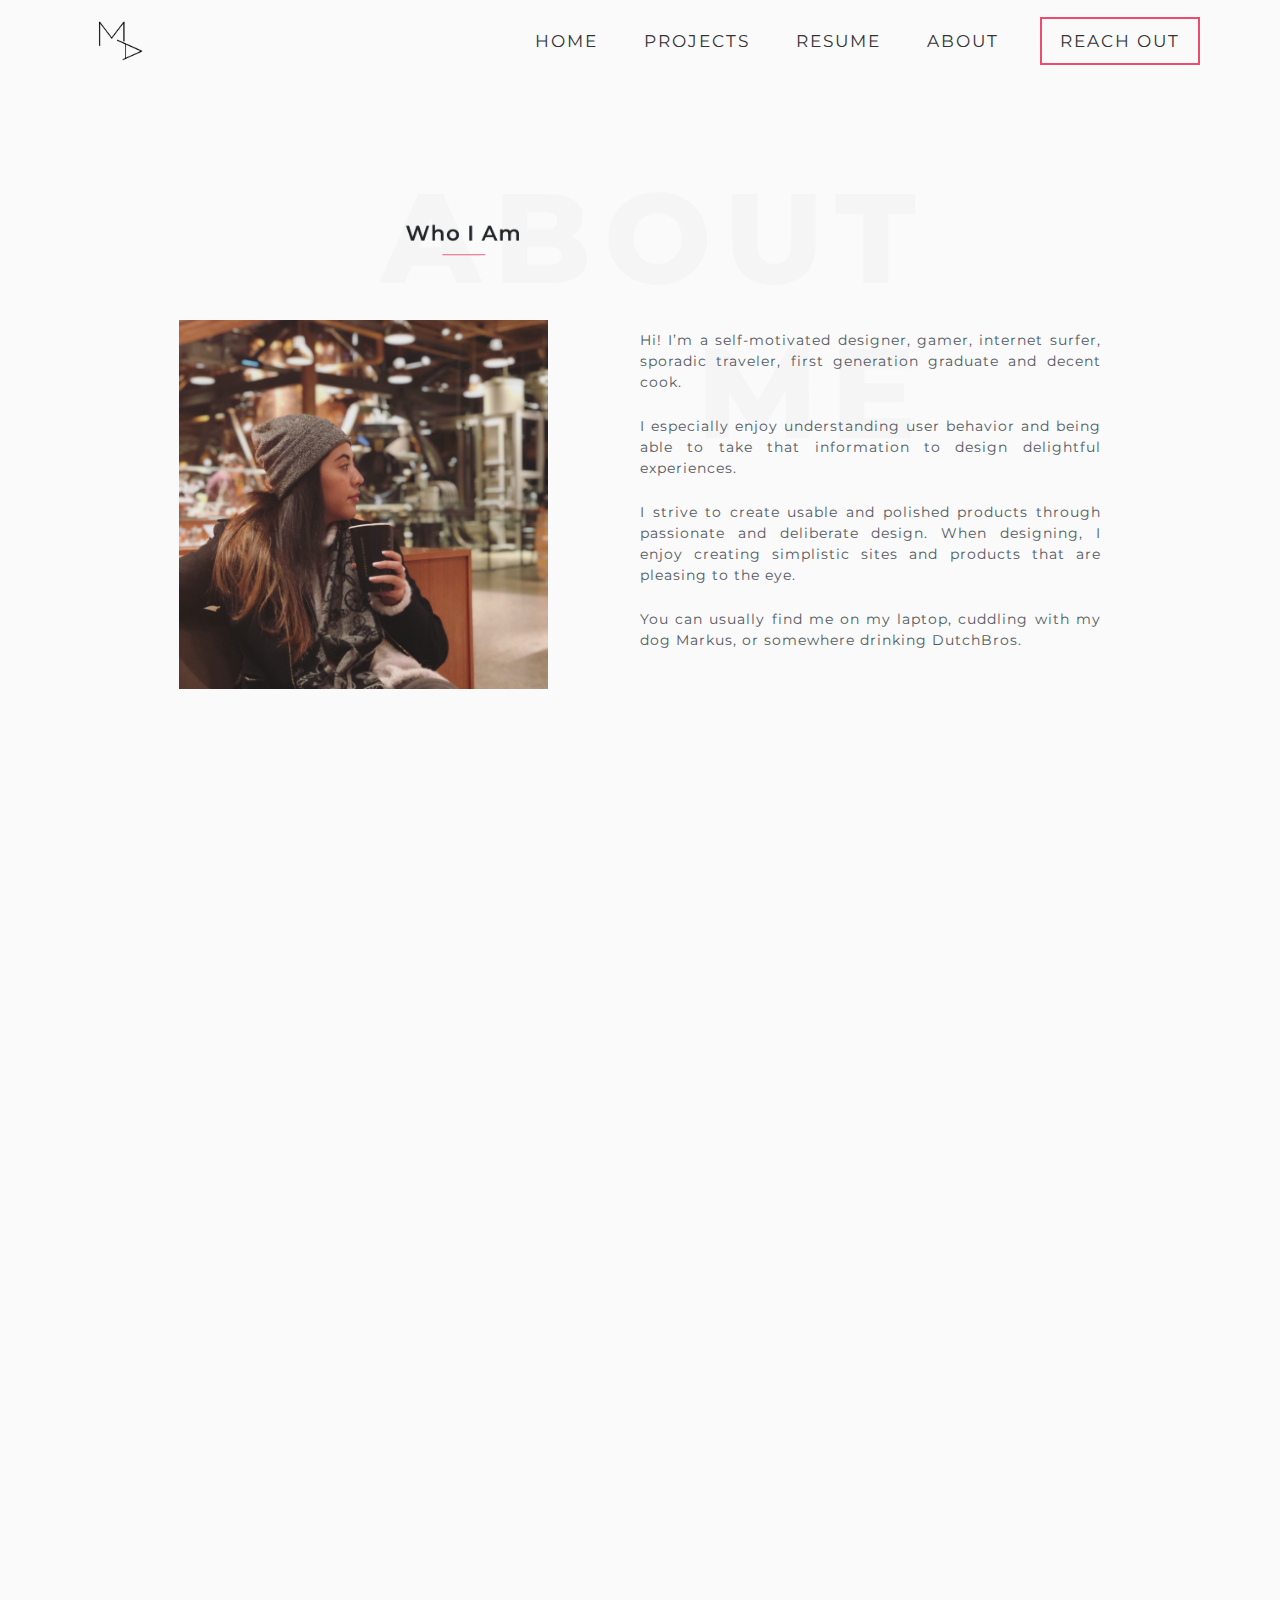
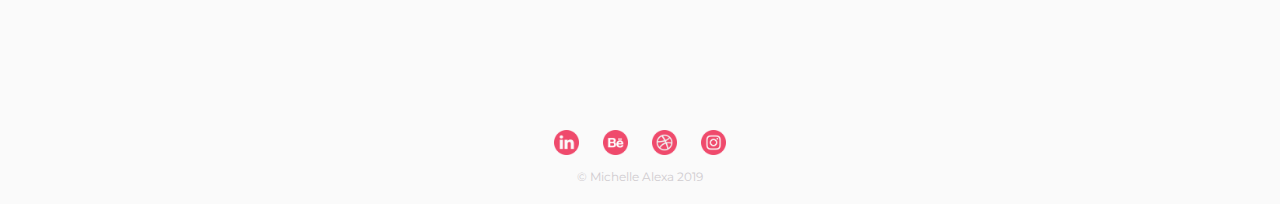
<file: about.html>
<!DOCTYPE html>
<html>
	<head>
		 <!-- Meta tags -->
       <meta charset="UTF-8">
       <meta name="viewport" content="width=device-width, initial-scale=1.0">
       <meta name="author" content="Portfolio">
       <meta name="description" content="Portfolio Website">
       
       <title>Portfolio | About</title>
      
      <!-- Stylesheets -->
      <link rel="stylesheet" type="text/css" href="css/main.css">
      <link rel="stylesheet" type="text/css" href="css/mobile.css">

      <!-- Fonts -->
      <link href="https://fonts.googleapis.com/css?family=Montserrat:100,300,400,500,600,700,800|Raleway:300,400,500,600" rel="stylesheet">
      
	</head>

	<body>
		<div class="wrapper">
			<nav class="clearfix">

            <a href="index.html"><img src="assets/mylogo.png" class="logo" alt="Michelle Alexa Logo"></a>
            <ul class="desktop">
                <li><a href="index.html">Home</a></li>
                <!-- <li><a href="index.html#skills">Skills</a></li> -->
                <li><a href="index.html#work">Projects</a></li>  
                <li><a href="assets/michellealexaResume.pdf" target="_blank">Resume</a></li>  
                <li><a href="about.html">About</a></li>
                <li><a href="mailto:michellealexa.dsgns@gmail.com" class="email" target="_blank">Reach Out</a></li>

            </ul>

             <!-- <div class="mobile">
               <img src="assets/mylogo.png" class="logo" alt="Michelle Alexa Logo">
               <label for="toggle">&#9776;</label>
               <input type="checkbox" id="toggle" />
               <ul>
                  <li><a href="#">Home</a></li>
                  <li><a href="#work">Projects</a></li>
                  <li><a href="#resume">Resume</a></li>
                  <li><a href="about.html">About</a></li>
                  <li><a href="mailto:michellealexa.dsgns@gmail.com" class="email" target="_blank">Reach Out</a></li>
               </ul>
            </div> -->

         <div id="mySidebar" class="sidebar">
            <a href="javascript:void(0)" class="closebtn" onclick="closeNav()">&#10539;</a>

            <a href="index.html">Home</a>
            <a href="index.html#work">Projects</a>
            <a href="assets/michellealexaResume.pdf" target="_blank">Resume</a>
            <a href="about.html">About</a>
            <a href="mailto:michellealexa.dsgns@gmail.com" class="email" target="_blank">Reach Out</a>
         </div>

         <div id="main">
            <button class="openbtn" onclick="openNav()">&#9776;</button>
         </div>
                  
			</nav>

         <div class="about" id="about">
            <div class="title">
               <img src="assets/titles/aboutTitle.png">
            </div>

            <img src="assets/aboutme.jpg" alt="Image of Michelle Alexa" class="me">

            <div class="content-about">
               <p>Hi! I’m a self-motivated designer, gamer, internet surfer, sporadic traveler, first generation graduate and decent cook.</p>

               <p>I especially enjoy understanding user behavior and being able to take that information to design delightful experiences.</p>
               <p>I strive to create usable and polished products through passionate and deliberate design. When designing, I enjoy creating simplistic sites and products that are pleasing to the eye.</p>
                     
               <p>You can usually find me on my laptop, cuddling with my dog Markus, or somewhere drinking DutchBros.</p>

            </div> <!-- End of About content info  -->

         </div> <!-- End of About section  -->

			<footer>
            <div class="social">
               <a href="http://linkedin.com/in/michellealexa"><img src="assets/icons/003-linkedin.png" alt="Linked In Account Icon"></a>
               <a href="https://www.behance.net/michellemalexa"><img src="assets/icons/004-behance.png" alt="Behance Account Icon"></a>
               <a href="https://dribbble.com/michellealexa"><img src="assets/icons/002-dribble.png" alt="Dribbble Account Icon"></a>
               <a href="https://www.instagram.com/malexa.dsgns"><img src="assets/icons/005-instagram.png" alt="Instagram Account Icon"></a>
            </div> <!-- End of Social links  -->

            <p>&copy Michelle Alexa 2019</p>
			</footer>

      </div> <!-- End of wrapper  -->
      

      <!-- JS -->
   <script type="text/javascript" src="script.js"></script>

	</body>
</html>
</file>
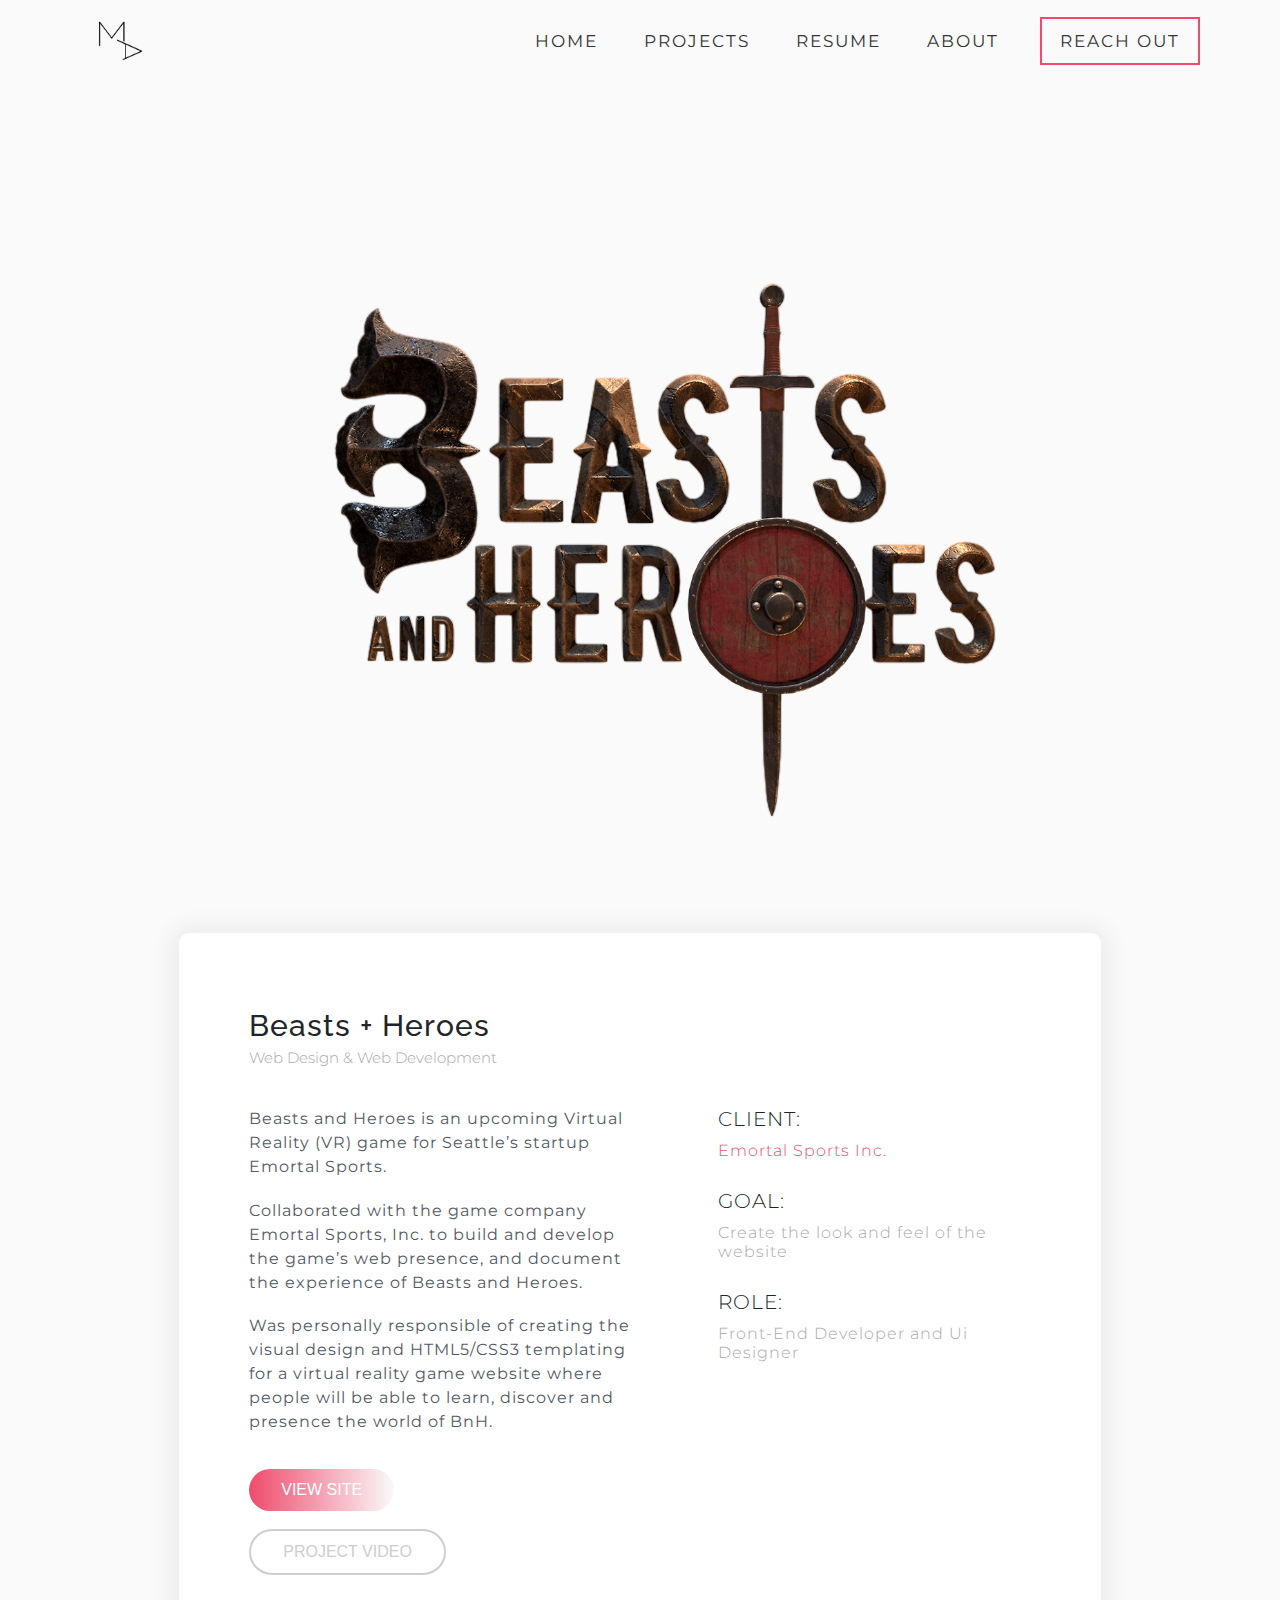
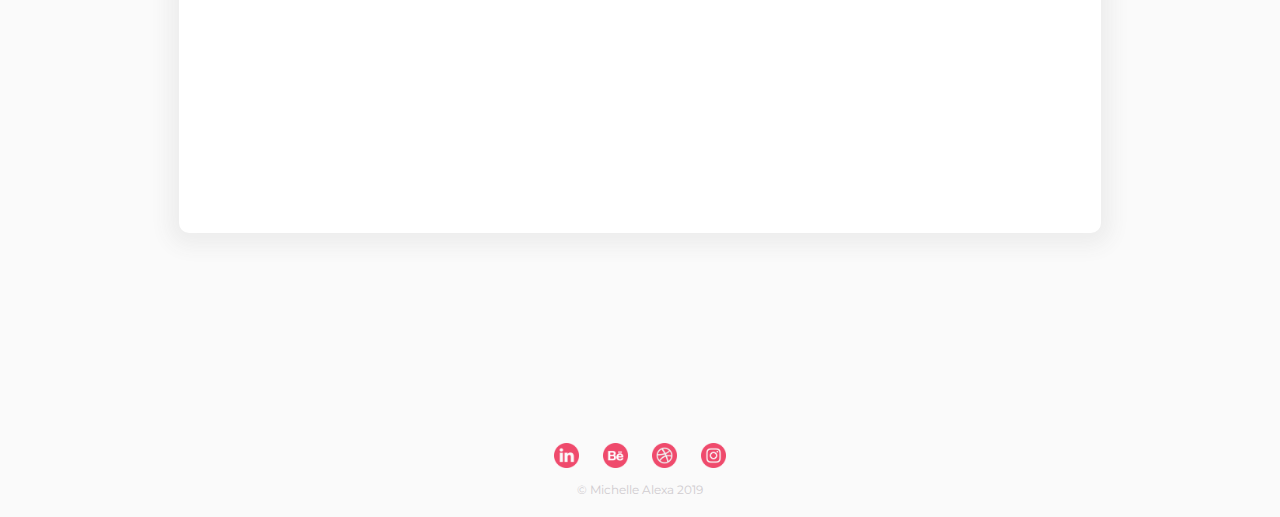
<file: beasts_heroes.html>
<!DOCTYPE html>
<html>

<head>
   <!-- Meta tags -->
   <meta charset="UTF-8">
   <meta name="viewport" content="width=device-width, initial-scale=1.0">
   <meta name="author" content="Portfolio">
   <meta name="description" content="Portfolio Website">

   <title>Portfolio | Beast + Heroes</title>

   <!-- Stylesheets -->
   <link rel="stylesheet" type="text/css" href="css/main.css">
   <link rel="stylesheet" type="text/css" href="css/mobile.css">

   <!-- Fonts -->
   <link href="https://fonts.googleapis.com/css?family=Montserrat:100,300,400,500,600,700,800|Raleway:300,400,500,600"
      rel="stylesheet">


</head>

<body>
   <div class="wrapper">
      <nav class="clearfix">

         <a href="index.html"><img src="assets/mylogo.png" class="logo" alt="Michelle Alexa Logo"></a>
         <ul class="desktop">
            <li><a href="index.html">Home</a></li>
            <!-- <li><a href="index.html#skills">Skills</a></li> -->
            <li><a href="index.html#work">Projects</a></li>
            <li><a href="assets/michellealexaResume.pdf" target="_blank">Resume</a></li>
            <li><a href="about.html">About</a></li>
            <li><a href="mailto:michellealexa.dsgns@gmail.com" class="email" target="_blank">Reach Out</a></li>

         </ul>

         <div id="mySidebar" class="sidebar">
            <a href="javascript:void(0)" class="closebtn" onclick="closeNav()">&#10539;</a>

            <a href="index.html">Home</a>
            <a href="index.html#work">Projects</a>
            <a href="assets/michellealexaResume.pdf" target="_blank">Resume</a>
            <a href="about.html">About</a>
            <a href="mailto:michellealexa.dsgns@gmail.com" class="email" target="_blank">Reach Out</a>
         </div>

         <div id="main">
            <button class="openbtn" onclick="openNav()">&#9776;</button>
         </div>


      </nav>


      <div class="beasts" id="beastsProject">

         <img src="img/bnh/bnh_logo_light.png" class="projectLogo" alt="logo of Beasts and Heroes Project">


         <div class="projectInfo" id="projectInfo">
            <div class="description">
               <h2>Beasts + Heroes</h2>
               <h4>Web Design & Web Development</h4>

               <div class="needs">
                  <p><span class="special">Client: </span></p>
                  <p><a href="http://emortalsports.com" class="client">Emortal Sports Inc.</a></p><br>
                  <p><span class="special">Goal: </span></p>
                  <p>Create the look and feel of the website</p><br>
                  <p><span class="special">Role: </span></p>
                  <p>Front-End Developer and Ui Designer</p>
               </div> <!-- End of Beasts needs info  -->

               <div class="overview">
                  <p>Beasts and Heroes is an upcoming Virtual Reality (VR) game for Seattle’s startup Emortal Sports.
                  </p>
                  <p>Collaborated with the game company Emortal Sports, Inc. to build and develop the game’s web
                     presence, and document the experience of Beasts and Heroes.</p>
                  <p>Was personally responsible of creating the visual design and HTML5/CSS3 templating for a virtual
                     reality game website where people will be able to learn, discover and presence the world of BnH.
                  </p>

                  <button type="button">
                     <a href="http://dtc-wsuv.org/projects/beasts-heroes/" class="btn-project" target="_blank">View
                        Site</a>
                     <a href="http://dtc-wsuv.org/projects/beasts-heroes/" class="btn-vid" target="_blank">Project
                        Video</a>
                  </button>
               </div> <!-- End of Beasts overview  -->
            </div> <!-- End of Beasts project description  -->
         </div> <!-- End of Beasts project info  -->

      </div> <!-- End of Beasts section  -->

      <footer>
         <div class="social">
            <a href="http://linkedin.com/in/michellealexa"><img src="assets/icons/003-linkedin.png"
                  alt="Linked In Account Icon"></a>
            <a href="https://www.behance.net/michellemalexa"><img src="assets/icons/004-behance.png"
                  alt="Behance Account Icon"></a>
            <a href="https://dribbble.com/michellealexa"><img src="assets/icons/002-dribble.png"
                  alt="Dribbble Account Icon"></a>
            <a href="https://www.instagram.com/malexa.dsgns"><img src="assets/icons/005-instagram.png"
                  alt="Instagram Account Icon"></a>
         </div> <!-- End of Social links  -->

         <p>&copy Michelle Alexa 2019</p>
      </footer>

   </div> <!-- End of wrapper  -->

<!-- JS -->
<script type="text/javascript" src="script.js"></script>

</body>

</html>
</file>
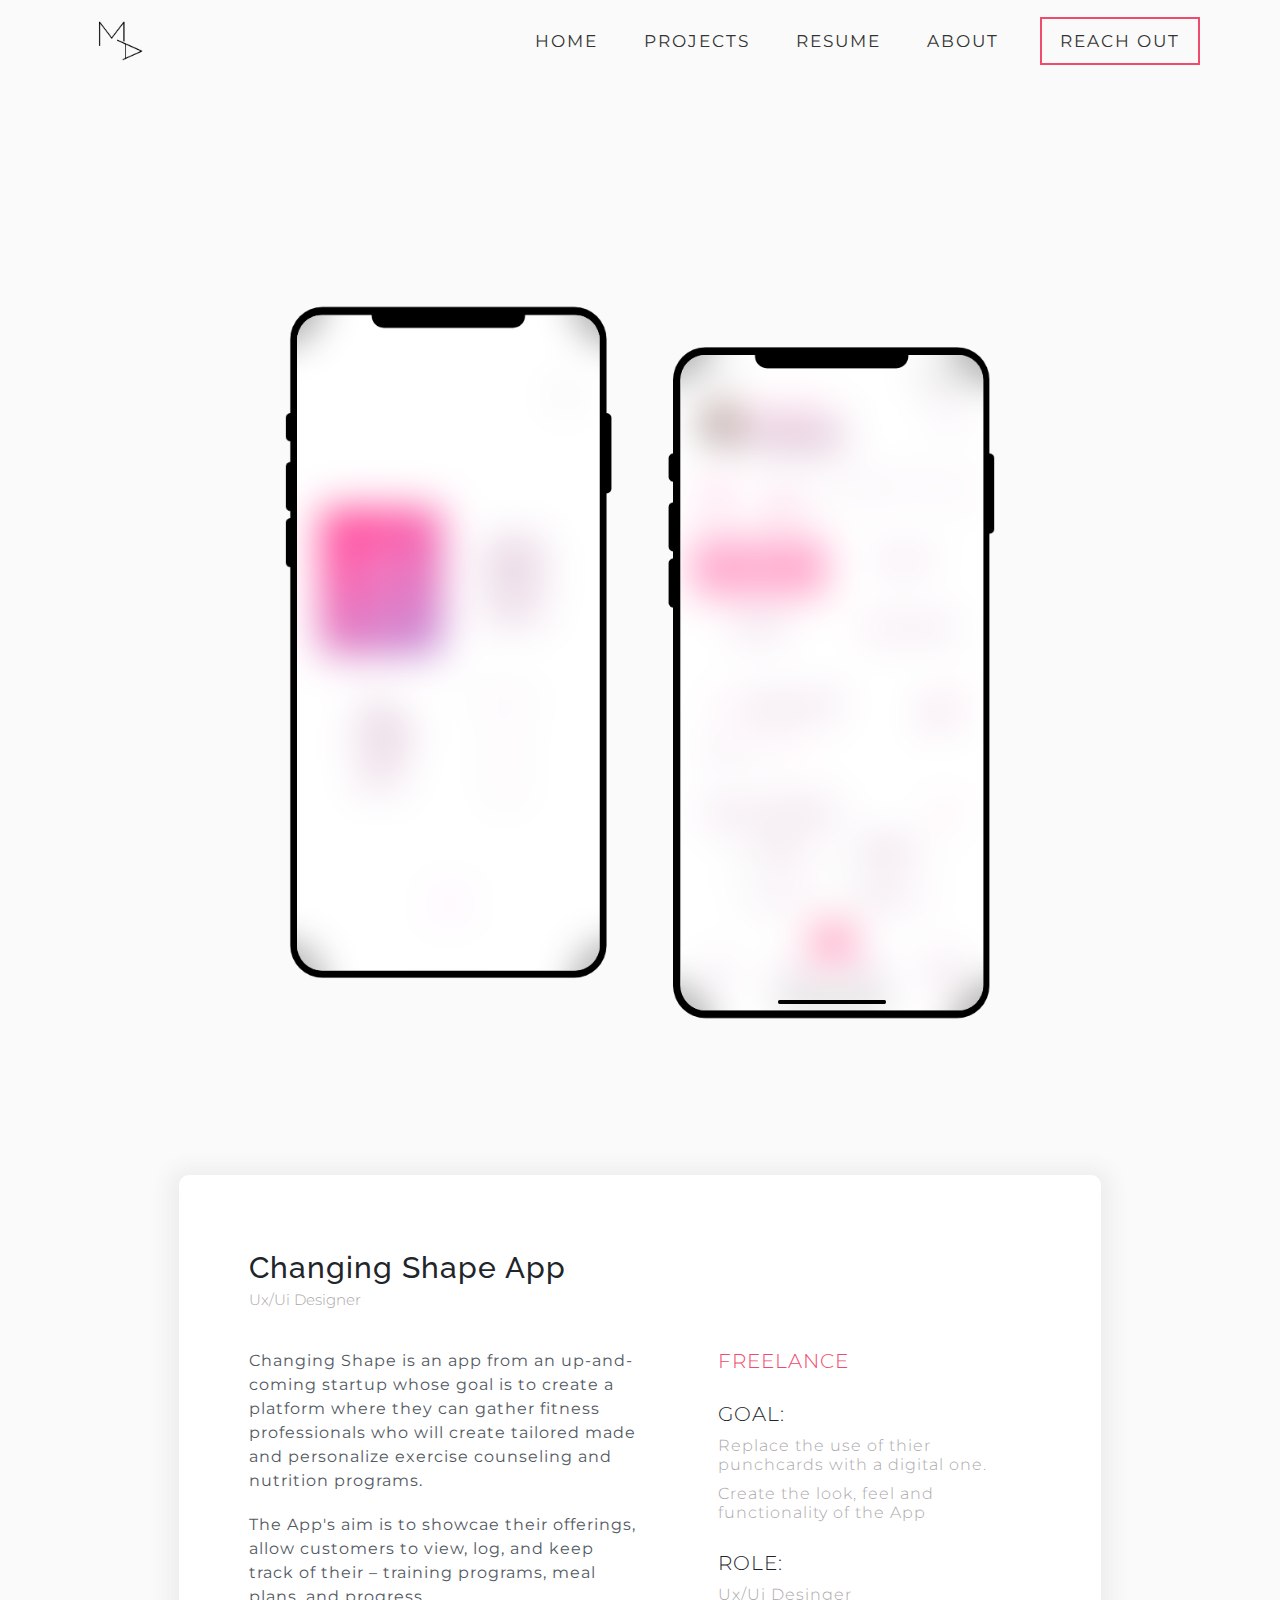
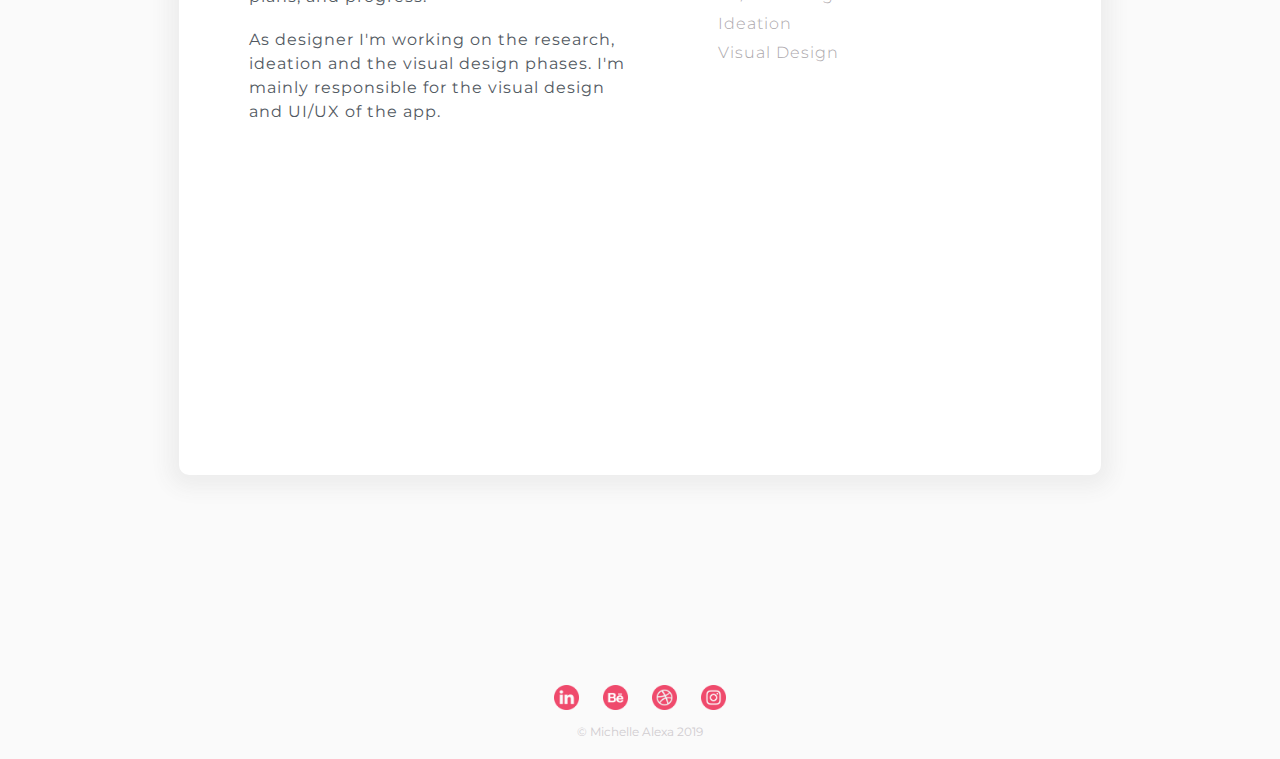
<file: changing_shape.html>
<!DOCTYPE html>
<html>

<head>
   <!-- Meta tags -->
   <meta charset="UTF-8">
   <meta name="viewport" content="width=device-width, initial-scale=1.0">
   <meta name="author" content="Portfolio">
   <meta name="description" content="Portfolio Website">

   <title>Portfolio | ChangingShape App</title>

   <!-- Stylesheets -->
   <link rel="stylesheet" type="text/css" href="css/main.css">
   <link rel="stylesheet" type="text/css" href="css/mobile.css">

   <!-- Fonts -->
   <link href="https://fonts.googleapis.com/css?family=Montserrat:100,300,400,500,600,700,800|Raleway:300,400,500,600"
      rel="stylesheet">



</head>

<body>
   <div class="wrapper">
      <nav class="clearfix">

         <a href="index.html"><img src="assets/mylogo.png" class="logo" alt="Michelle Alexa Logo"></a>
         
         <ul class="desktop">
            <li><a href="index.html">Home</a></li>
            <li><a href="index.html#work">Projects</a></li>
            <li><a href="assets/michellealexaResume.pdf" target="_blank">Resume</a></li>
            <li><a href="about.html">About</a></li>
            <li><a href="mailto:michellealexa.dsgns@gmail.com" class="email" target="_blank">Reach Out</a></li>

         </ul>

         <div id="mySidebar" class="sidebar">
            <a href="javascript:void(0)" class="closebtn" onclick="closeNav()">&#10539;</a>

            <a href="index.html">Home</a>
            <a href="index.html#work">Projects</a>
            <a href="assets/michellealexaResume.pdf" target="_blank">Resume</a>
            <a href="about.html">About</a>
            <a href="mailto:michellealexa.dsgns@gmail.com" class="email" target="_blank">Reach Out</a>
         </div>

         <div id="main">
            <button class="openbtn" onclick="openNav()">&#9776;</button>
         </div>

      </nav>


      <div class="dutchBros" id="dutchBrosProject">

         <img src="img/changingshape/screensBlur.png" class="projectLogo" alt="logo of DutchBros App Concept Project">


         <div class="projectInfo" id="projectInfo">
            <div class="description">
               <h2>Changing Shape App</h2>
               <h4>Ux/Ui Designer</h4>

               <div class="needs">
                  <p><span class="special client">Freelance </span></p><br>
                  <p><span class="special">Goal: </span></p>
                  <p>Replace the use of thier punchcards with a digital one.</p>
                  <p>Create the look, feel and functionality of the App</p><br>
                  <p><span class="special">Role: </span></p>
                  <p>Ux/Ui Desinger</p>
                  <p>Ideation</p>
                  <p>Visual Design</p>
               </div> <!-- End of DutchBros App needs info  -->

               <div class="overview">
                  <p>Changing Shape is an app from an up-and-coming startup whose goal is to create a platform where they can gather fitness professionals who will create tailored made and personalize exercise counseling and nutrition programs.</p>
                  <p>The App's aim is to showcae their offerings, allow customers to view, log, and keep track of their – training programs, meal plans, and progress.</p>
                  <p>As designer I'm working on the research, ideation and the visual design phases. I'm mainly responsible for the visual design and UI/UX of the app.</p>

                  <!-- <button type="button">
                     <a href="https://www.behance.net/gallery/103231903/DutchRewards" class="btn-project"
                        target="_blank">Project</a>
                     <a href="assets/videos/dutchbros_app.mp4" class="btn-vid" target="_blank">Prototype</a>
                  </button> -->

               </div> <!-- End of DutchBros App overview  -->

            </div> <!-- End of DutchBros App project description  -->

         </div> <!-- End of DutchBros App project info  -->
      </div> <!-- End of DutchBros App section  -->


      <footer>
         <div class="social">
            <a href="http://linkedin.com/in/michellealexa"><img src="assets/icons/003-linkedin.png"
                  alt="Linked In Account Icon"></a>
            <a href="https://www.behance.net/michellemalexa"><img src="assets/icons/004-behance.png"
                  alt="Behance Account Icon"></a>
            <a href="https://dribbble.com/michellealexa"><img src="assets/icons/002-dribble.png"
                  alt="Dribbble Account Icon"></a>
            <a href="https://www.instagram.com/malexa.dsgns"><img src="assets/icons/005-instagram.png"
                  alt="Instagram Account Icon"></a>
         </div> <!-- End of Social links  -->

         <p>&copy Michelle Alexa 2019</p>
      </footer>
   </div> <!-- End of wrapper  -->



   <!-- JS -->
   <script type="text/javascript" src="script.js"></script>
   
</body>

</html>
</file>
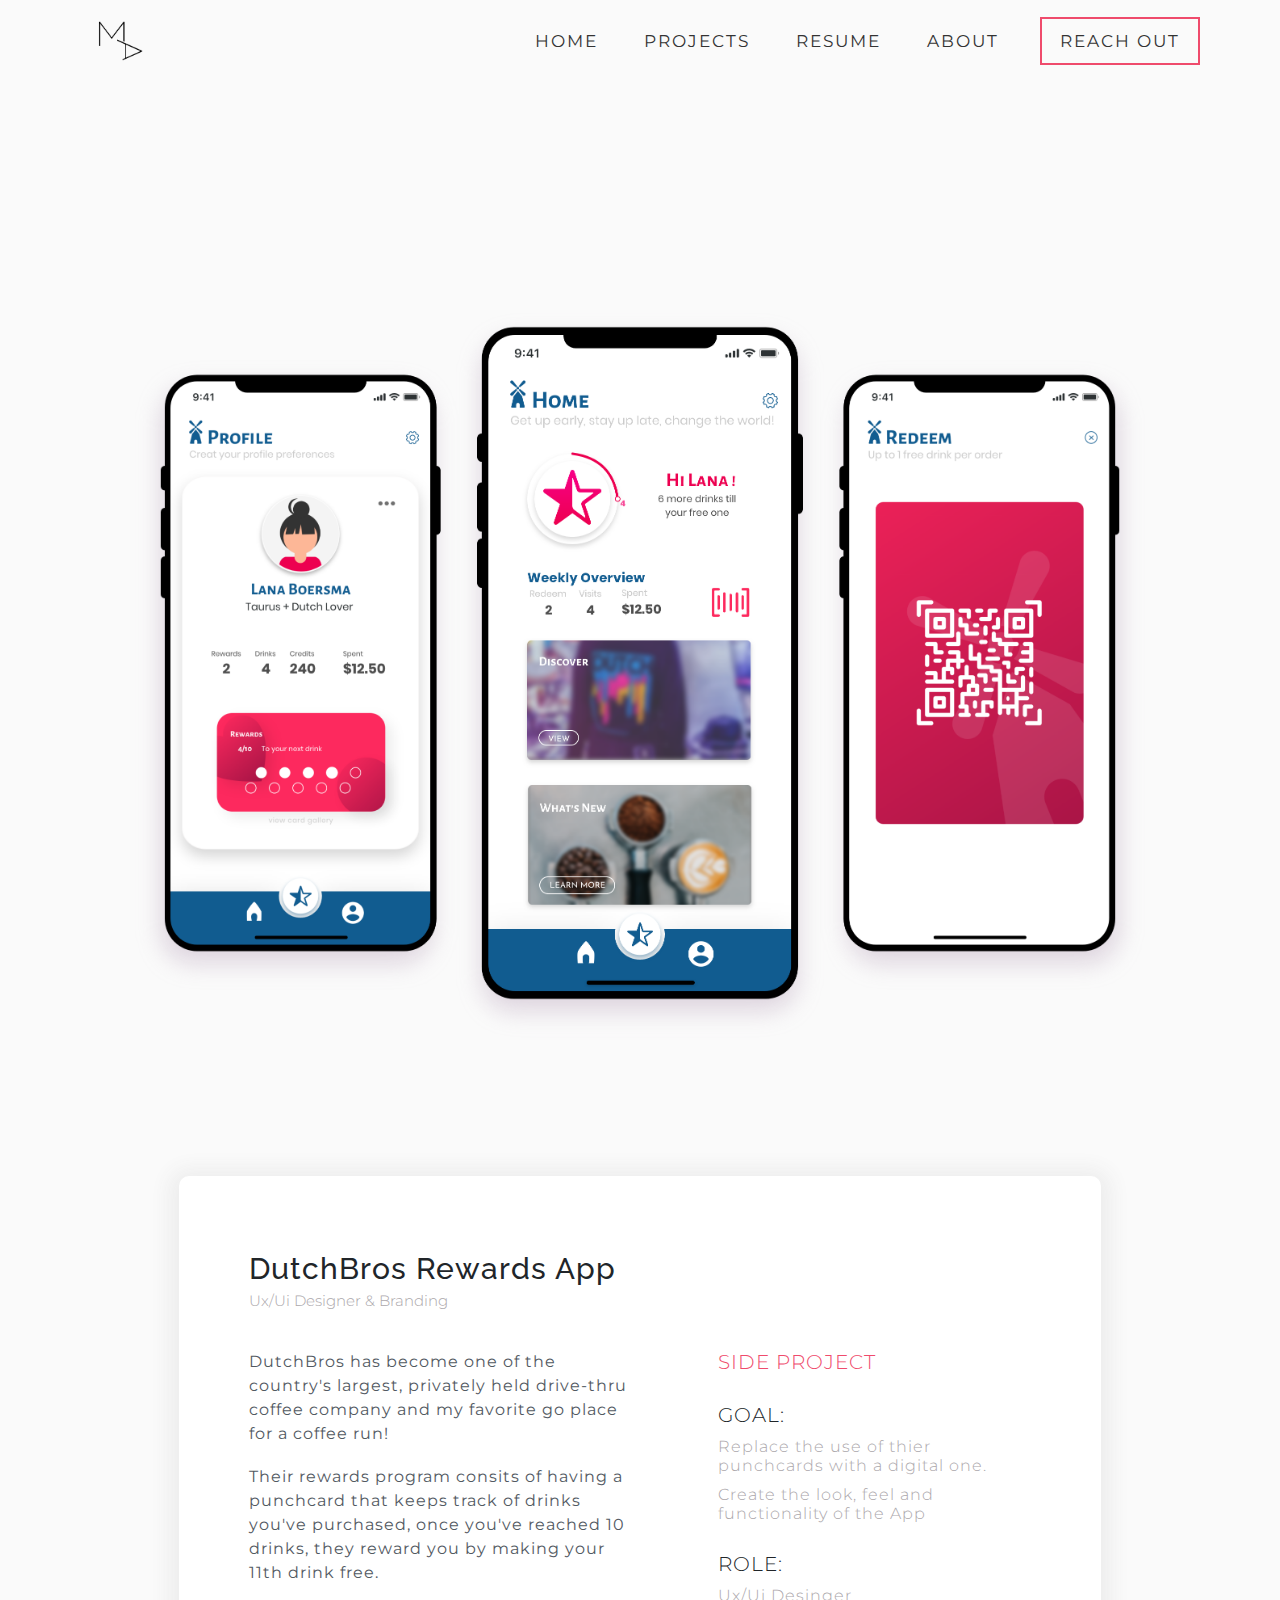
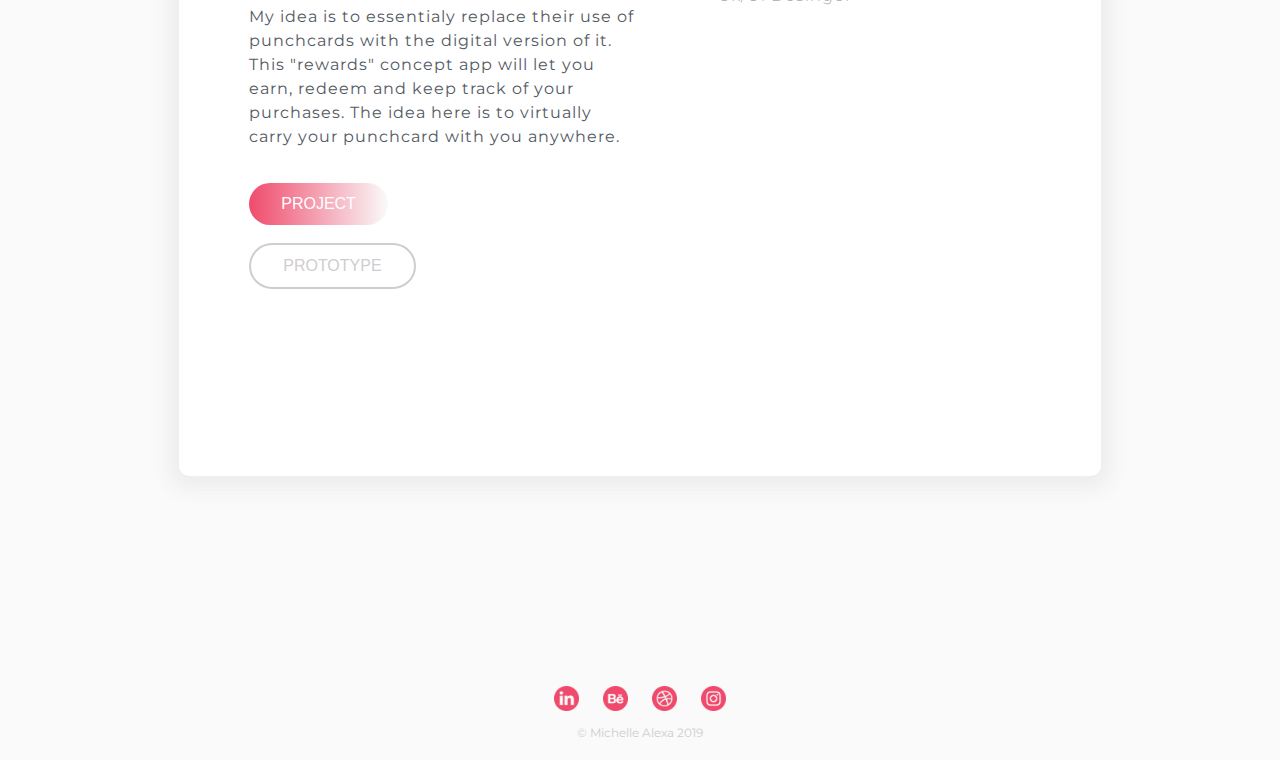
<file: dutch_bros.html>
<!DOCTYPE html>
<html>

<head>
   <!-- Meta tags -->
   <meta charset="UTF-8">
   <meta name="viewport" content="width=device-width, initial-scale=1.0">
   <meta name="author" content="Portfolio">
   <meta name="description" content="Portfolio Website">

   <title>Portfolio | DutchBros App</title>

   <!-- Stylesheets -->
   <link rel="stylesheet" type="text/css" href="css/main.css">
   <link rel="stylesheet" type="text/css" href="css/mobile.css">

   <!-- Fonts -->
   <link href="https://fonts.googleapis.com/css?family=Montserrat:100,300,400,500,600,700,800|Raleway:300,400,500,600"
      rel="stylesheet">



</head>

<body>
   <div class="wrapper">
      <nav class="clearfix">

         <a href="index.html"><img src="assets/mylogo.png" class="logo" alt="Michelle Alexa Logo"></a>
         
         <ul class="desktop">
            <li><a href="index.html">Home</a></li>
            <li><a href="index.html#work">Projects</a></li>
            <li><a href="assets/michellealexaResume.pdf" target="_blank">Resume</a></li>
            <li><a href="about.html">About</a></li>
            <li><a href="mailto:michellealexa.dsgns@gmail.com" class="email" target="_blank">Reach Out</a></li>

         </ul>

         <div id="mySidebar" class="sidebar">
            <a href="javascript:void(0)" class="closebtn" onclick="closeNav()">&#10539;</a>

            <a href="index.html">Home</a>
            <a href="index.html#work">Projects</a>
            <a href="assets/michellealexaResume.pdf" target="_blank">Resume</a>
            <a href="about.html">About</a>
            <a href="mailto:michellealexa.dsgns@gmail.com" class="email" target="_blank">Reach Out</a>
         </div>

         <div id="main">
            <button class="openbtn" onclick="openNav()">&#9776;</button>
         </div>

      </nav>


      <div class="dutchBros" id="dutchBrosProject">

         <img src="img/dutchbros/cleanScreens.png" class="projectLogo" alt="logo of DutchBros App Concept Project">


         <div class="projectInfo" id="projectInfo">
            <div class="description">
               <h2>DutchBros Rewards App</h2>
               <h4>Ux/Ui Designer & Branding</h4>

               <div class="needs">
                  <p><span class="special client">Side Project </span></p><br>
                  <p><span class="special">Goal: </span></p>
                  <p>Replace the use of thier punchcards with a digital one.</p>
                  <p>Create the look, feel and functionality of the App</p><br>
                  <p><span class="special">Role: </span></p>
                  <p>Ux/Ui Desinger</p>
               </div> <!-- End of DutchBros App needs info  -->

               <div class="overview">
                  <p>DutchBros has become one of the country's largest, privately held drive-thru coffee company and my
                     favorite go place for a coffee run!</p>
                  <p>Their rewards program consits of having a punchcard that keeps track of drinks you've purchased,
                     once you've reached 10 drinks, they reward you by making your 11th drink free.</p>
                  <p>My idea is to essentialy replace their use of punchcards with the digital version of it. This
                     "rewards" concept app will let you earn, redeem and keep track of your purchases. The idea here is
                     to virtually carry your punchcard with you anywhere.</p>

                  <button type="button">
                     <a href="https://www.behance.net/gallery/103231903/DutchRewards" class="btn-project"
                        target="_blank">Project</a>
                     <a href="assets/videos/dutchbros_app.mp4" class="btn-vid" target="_blank">Prototype</a>
                  </button>

               </div> <!-- End of DutchBros App overview  -->

            </div> <!-- End of DutchBros App project description  -->

         </div> <!-- End of DutchBros App project info  -->
      </div> <!-- End of DutchBros App section  -->


      <footer>
         <div class="social">
            <a href="http://linkedin.com/in/michellealexa"><img src="assets/icons/003-linkedin.png"
                  alt="Linked In Account Icon"></a>
            <a href="https://www.behance.net/michellemalexa"><img src="assets/icons/004-behance.png"
                  alt="Behance Account Icon"></a>
            <a href="https://dribbble.com/michellealexa"><img src="assets/icons/002-dribble.png"
                  alt="Dribbble Account Icon"></a>
            <a href="https://www.instagram.com/malexa.dsgns"><img src="assets/icons/005-instagram.png"
                  alt="Instagram Account Icon"></a>
         </div> <!-- End of Social links  -->

         <p>&copy Michelle Alexa 2019</p>
      </footer>
   </div> <!-- End of wrapper  -->



   <!-- JS -->
   <script type="text/javascript" src="script.js"></script>
   
</body>

</html>
</file>
<file: css/main.css>
/*-----Global-----*/
* {
   margin: 0;
   padding: 0;
   border: 0;
   outline: 0;
   font-size: 100%;
   vertical-align: baseline;
}

html {
   font-family: 'Montserrat', sans-serif;
}

body {
   width: 100%;
   background-color: #FAFAFA;
}

.wrapper {
   margin: 0 auto;
   width: 100%;
   /* border: 1px solid blue; */
}

.clearfix::after {
   content: "";
   clear: both;
   display: table;
}

h1 {
   color: #212529;
   font-size: 40px;
   font-family: "Raleway", sans-serif;
   font-weight: 300;
}

h2 {
   color: #212529;
   font-size: 30px;
   font-family: 'Raleway', sans-serif;
   font-weight: 500;
   letter-spacing: 1px;
   line-height: 1.5;
}

h3 {
   font-family: "Raleway", sans-serif;
   color: #212529;
   font-size: 20px;
}

h4 {
   color: #ABA7AB;
   font-family: "Montserrat", sans-serif;
   font-size: 15px;
   font-weight: 400;
   margin-bottom: 40px;
}

p {
   color: #ABA7AB;
   font-size: 12px;
   font-weight: 400;
}

ul {
   list-style: none;
   margin-top: 30px;
}

li {
   color: #707070;
   font-size: 16px;
   margin-bottom: 20px;
}

span {
   color: #EF4B6C;
   font-weight: 400;
   font-size: 48px;
}


.special {
   color: #212529;
   font-family: "Montserrat", sans-serif;
   font-weight: 300;
   letter-spacing: 1px;
   font-size: 20px;
   text-transform: uppercase;
}

.accent {
   border-bottom: 1px solid;
   border-color: #A88FAC;
   width: 50px;
   margin: 0 auto;
   top: -50px;
   z-index: 2;
   position: relative;
   visibility: hidden;
}

.email {
   border: 2px solid #EF4B6C;
   padding: 12px 18px;
}

.email:hover {
   background-color: #EF4B6C;
   color: #FFFFFF;
}

/*-----nav----- 
nav {
   height: 120px;
   max-width: 1800px;
   line-height: 100px;
   font-weight: 400;
   margin: -2rem auto;
   overflow: visible;
}

nav a {
   color: #707070;
   text-decoration: none;
   text-transform: uppercase;
   transform: scale(1, 0);
   transform-origin: top;
   transition: transform 400ms ease-in-out;
   font-size: 15px;
}

nav a:hover {
   border-bottom: 1px solid #EF4B6C;
}

nav a img {
   vertical-align: middle;
}

nav ul {
   float:right;
}

nav ul li {
   display: inline-block;
   margin: 0 20px;
   font-size: 12px;
}

.mobile {
   display: none;
   z-index: 2;
}

*/

/*-------- TOGGLE NAV --------
label {
   font-size: 2.5em;
   float: right;   
   margin-top: 30px;
   line-height: 100px;
   z-index: 1;  
   border: 1px solid lavender;
}

#toggle {
   display: none;
}

.mobile {
   width: 100%;
}

.mobile ul {
   text-align: right;
   width: 50%;
   display: none;
   margin: 100px 0 50px 0;
   z-index: 1;
}

.mobile ul li {
   margin: -20px 20px;
   display: block;
   height: 60px;
}

.mobile ul li a {
   color: #707070;
}

.mobile a:hover {
   border-bottom-color: #EF4B6C;
}

#toggle:checked~ul {
   display: block;
   transform: scale(1,1);
}

.mobile .email {
   padding: 5px 10px;
}
*/

/*-----Navigation Styles-----*/
.logo {
   width: 90px;
   top: 10px;
   /* left: 30px; */
   position: absolute;
   overflow: hidden;
}

nav {
   height: 100px;
   overflow: visible;
}

nav ul {
   float: right;
   margin: 15px 0;
   list-style: none;
}

nav ul li {
   display: inline-block;
   margin: 1em;
}

nav ul li a {
   position: relative;
   text-decoration: none;
   padding: 5px;
   font-size: 1.05rem;
   text-transform: uppercase;
   letter-spacing: 2px;
   color: #333333;
}

nav a:hover {
   color: #C74B72;
   border-bottom: 2px solid #C74B72;
}

.active {
   color: #C74B72;
}


/*-----SIDEBAR MENU-----*/
.sidebar {
   height: 100%;
   width: 0;
   position: fixed;
   z-index: 1;
   top: 9%;
   right: 0;
   background: linear-gradient(270deg, rgba(189, 167, 195, 1) 0%, rgba(236, 177, 189, 1) 100%);
   /* background-color: #EF4B6C; */
   overflow-x: hidden;
   transition: 0.5s;
   padding-top: 60px;
   opacity: .97;
   display: none;
}

.sidebar a {
   padding: 10px 18px;
   margin: 2em auto;
   font-size: 1.05rem;
   text-transform: uppercase;
   letter-spacing: 3px;
   color: #FFFFFF;
   display: block;
   transition: 0.3s;
   text-align: center;
   text-decoration: none;
}


.fa-caret-down {
   float: right;
   padding-left: 18px;
}


.sidebar .closebtn {
   position: absolute;
   top: 0;
   right: 42px;
   font-size: 4em;
   margin-left: 50px;
   margin: 0;
}

.openbtn {
   font-size: 3em;
   cursor: pointer;
   color: #EF4B6C;
   padding: 10px 15px;
   border: none;
   right: 5%;
   top: 6px;
   background: none;
   position: fixed;
   display: none;
}

.sidebar .email {
   border-color: #FFFFFF;
   background-color: #FFFFFF;
   width: 25%;
   margin: 1em auto;
   padding: 12px 18px;
   border-radius: 50px;
   box-shadow: 0px 5px 38px rgb(253, 41, 94, 0.5);
   color: #EF4B6C;
   /* color: #A88FAC; */
   text-align: center;
}

#main {
   transition: margin-right .5s;
   padding: 16px;
}

.sidebar a:visited {
   color: #ffffff;
}


/*-----header-----*/
header {
   width: 80%;
   max-width: 1100px;
   margin: 160px auto;
   padding: 1%;
   text-align: left;
   height: 420px;
   /* border: 1px solid #A88FAC;  */
}

header h1 {
   margin-top: 140px;
}

header ul li {
   font-family: "Montserrat", sans-serif;
   font-weight: 300;
   font-size: 20px;
}


/*-----intro-----*/
.logo {
   width: 119px;
   height: 90px;
   top: 5px;
   left: 5%;
   position: absolute;
   overflow: hidden;
}

.animoji {
   max-width: 35%;
   margin-top: -350px;
   float: right;
   text-align: center;
   overflow: visible;
   position: relative;
}


/*-----skills-----*/
.skills {
   width: 70%;
   height: 1100px;
   margin: auto;
   background-color: #FFFFFF;
   border-radius: 10px;
   box-shadow: 0 3px 20px 10px #EDEDED;
   overflow: visible;
}

.title {
   margin: 0 auto;
   text-align: center;
}

.title h2 {
   margin: 0 auto;
   z-index: 2;
   top: 890px;
   left: 45%;
   position: absolute;
   visibility: hidden;
}

.title img {
   width: 60%;
}

.gridSkills {
   display: flex;
   flex-wrap: wrap;
   padding: 1%;
   width: 90%;
   height: 500px;
   max-height: fit-content;
   margin: 50px auto;
   text-align: center;
}

.gridSkills .col {
   width: 40%;
   margin: 1% auto;
}

.gridSkills .col img {
   width: 30%;
   margin-bottom: 30px;
}

.gridSkills .col p {
   letter-spacing: 1px;
   margin: 3% auto;
   width: 45%;
   font-size: 1em;
}

.listSkills {
   display: none;
   margin-top: 10px;
}

.listSkills li {
   list-style: none;
   letter-spacing: 1px;
   color: #ABA7AB;
   font-size: 12px;
   font-weight: 400;
   margin: 0 auto;
}


/*-----work-----*/
.work {
   text-align: center;
   margin: 400px auto;
   /* border: 1px solid palegoldenrod; */
}

.gridWork,
.gridAssets {
   display: flex;
   flex-wrap: wrap;
   width: 100%;
   margin: 50px auto;
   /* border: 1px solid gainsboro; */
}

.work .col {
   width: 33.3333%;
   margin: 1% auto;
}

.col img {
   width: 90%;
   margin: 3% auto;
   border-radius: 15px;
}

.col img:hover {
   opacity: 0.9;
}

.thumbnail {
   display: block;
}

/*----- Overlay Effect -----*/
/* .grow:active{
   transition: 1s ease-in-out;
}
.grow:hover{
   -webkit-transform: scale(1.05);
   -ms-transform: scale(1.05);
   transform: scale(1.05);
   transition: 1s ease-in-out;
}
.grow:hover .overlay{display: none;} */

.overlay {
   width: 80%;
   margin: 1% auto;
   text-align: center;
   display: none;
}

.overlay h4 {
   margin-bottom: 20px;
}

.status:hover img {
   -webkit-filter: grayscale(80%);
   /* Safari 6.0 - 9.0 */
   filter: grayscale(80%);
   filter: blur(3px);
}

/*-----Project - Beasts + Heroes-----*/
.beasts,
.dutchBros,
.velvet {
   /* border: 1px solid green; */
   margin: 40px auto;
}

.projectLogo {
   width: 90%;
   display: block;
   margin-left: auto;
   margin-right: auto;
   margin-top: 150px;
   /* border: 1px solid yellowgreen; */
}

.cut {
   margin-bottom: -5em;
}

.projectInfo {
   width: 70%;
   height: 860px;
   min-height: 600px;
   margin: 200px auto;
   background-color: #FFFFFF;
   border-radius: 10px;
   box-shadow: 0 3px 20px 10px #EDEDED;
   overflow: visible;
   /* border: 1px solid tomato; */
}

.projectInfo h4 {
   font-weight: 300;
}

.description {
   /* border: 1px solid yellow; */
   padding: 70px;
}

.needs {
   /* border: 1px solid teal; */
   width: 40%;
   float: right;
   letter-spacing: 1px;
}

.needs p {
   text-align: left;
   font-size: 16px;
   margin-bottom: 10px;
   font-weight: 300;
}

.client {
   color: #EF4B6C;
   text-decoration: none;
}

.overview {
   /* border: 1px solid red;  */
   width: 50%;
   float: left;
}

.overview p {
   margin-bottom: 5%;
   letter-spacing: 1px;
   text-align: left;
   font-size: 18px;
   color: #525962;
   font-weight: 400;
   letter-spacing: 1px;
   line-height: 1.5;
}

.btn-project {
   background: rgba(250, 250, 250);
   background: linear-gradient(270deg, rgba(250, 250, 250, 1) 0%, rgba(239, 75, 108, 1) 100%);
   color: #FFFFFF;
   border: none;
   border-radius: 50px;
   padding: 12px 32px;
   text-decoration: none;
   text-align: center;
   text-transform: uppercase;
   cursor: pointer;
   position: absolute;
}

.btn-project:hover {
   background: rgba(250, 250, 250);
   border: 2px solid #EF4B6C;
   color: #EF4B6C;
   transition: .3s ease-in;
}

.btn-vid {
   border: 2px solid #D0CCD0;
   color: #D0CCD0;
   border-radius: 50px;
   padding: 12px 32px;
   text-decoration: none;
   text-align: center;
   text-transform: uppercase;
   cursor: pointer;
   position: absolute;
   margin-top: 60px;
}

.btn-vid:hover {
   background: rgb(250, 250, 250);
   background: linear-gradient(90deg, rgba(250, 250, 250, 1) 0%, rgba(208, 204, 208, 1) 100%);
   color: #FFFFFF;
   border: none;
   transition: .3s ease-in;
}

.assets {
   text-align: center;
   margin: 120px auto;
}


/*-----resume-----*/
.resume {
   text-align: left;
   width: 80%;
   height: 600px;
   margin: 100px auto;
   position: relative;
   /* border: 1px solid black; */
}

.title img {
   text-align: left;
   width: 60%;
}

.content-resume {
   width: 40%;
   margin: 1% auto;
   position: absolute;
   left: 45%;
   bottom: 80px;
}

.content-resume p {
   text-align: left;
   float: right;
   font-size: 18px;
   color: #525962;
   font-weight: 400;
   letter-spacing: 1px;
   z-index: 2;
   margin-bottom: 5%;
   line-height: 1.5;
}

.btn-resume {
   display: inline-block;
   background: rgba(250, 250, 250);
   background: linear-gradient(270deg, rgba(250, 250, 250, 1) 0%, rgba(239, 75, 108, 1) 100%);
   color: #FFFFFF;
   border-radius: 50px;
   padding: 15px 32px;
   text-decoration: none;
   text-align: center;
   margin: 70px;
   text-transform: uppercase;
   cursor: pointer;
   position: absolute;
   top: 500px;
   left: 200px;
   width: 100px;
   letter-spacing: 2px;
}

.btn-resume:hover {
   background: rgba(250, 250, 250);
   border: 2px solid #A88FAC;
   color: #A88FAC;
   transition: .3s ease-in;
}


/*-----About-----*/
.about {
   text-align: left;
   width: 80%;
   height: 600px;
   margin: 60px auto 60em;
   position: relative;
   /* border: 1px solid orange; */
}

.me {
   width: 40%;
   position: absolute;
   top: 160px;
}

.content-about {
   width: 50%;
   margin: 1% auto;
   position: absolute;
   left: 50%;
   bottom: 30px;
}

.content-about p {
   text-align: justify;
   float: right;
   font-size: 16px;
   color: #525962;
   font-weight: 400;
   letter-spacing: 1px;
   z-index: 2;
   margin-bottom: 5%;
   line-height: 1.5;
}


/*-----footer-----*/
footer {
   text-align: center;
   margin: 200px 0 20px 0;
}

.social {
   margin: 0 auto;
}

.social a {
   display: inline-block;
   /* border: 1px solid pink; */
}

.social img {
   height: 25px;
   margin: 10px;
}

footer p {
   color: #D0CCD0;
   font-size: 12px;
}
</file>
<file: css/mobile.css>
/*-----Responsive-----*/
@media only screen and (max-width: 3840px) (min-width: 1921px){ 
   .wrapper {
      width: 80%;
   }

   nav {
      margin-top: -2rem;
      width: 60%;
   }

   .logo {
      top: 20px;
      left: 1000px;
   }

   header {
      max-width: 1500px;
   }

   nav {
      margin: auto;
   }

   .animoji {
      max-width: 30%;
   }

   .skills {
      height: 1000px;
      width: 40%;
   }

   .gridSkills .col {
      width: 40%;
      margin: 0 auto 60px;
   }

   .gridSkills .col img {
      width: 25%;
   }

   .gridSkills .col p {
      letter-spacing: 1px;
      margin: 3% auto;
      width: 68%;
   }

   .gridWork {
      width: 70%;
   }

   .projectInfo {
      margin: 100px auto;
      width: 60%;
      height: 810px;
   }

   .projectLogo {
      margin: 150px auto;
   }

   .col h2 {
      font-size: 25px;
   }

   .resume {
      width: 40%;
   }

   .content-resume {
      bottom: 80px;
   }

   .btn-resume {
      top: 480px;
      left: 160px;
      width: 100px;
   }

   .about {
      width: 50%;
   }

   .me {
      top: 200px;
   }

   .content-about {
      bottom: -20px;
   }
}

@media only screen and (max-width: 1920px) {
   .wrapper {
      width: 90%;
   }

   nav {
      margin-top: 1rem;
      width: 100%;
   }

   .logo {
      top: 5px;
      left: 80px;
   }

   header {
      max-width: 2000px;
   }

   .animoji {
      max-width: 40%;
   }

   .skills {
      height: 920px;
      width: 80%;
   }

   .gridSkills .col {
      width: 40%;
      margin: 0 auto 60px;
   }

   .gridSkills .col img {
      width: 20%;
   }

   .gridSkills .col p {
      letter-spacing: 1px;
      margin: 3% auto;
      width: 68%;
   }

   .col img {
      width: 90%;
   }

   .gridWork {
      width: 100%;
   }

   .projectInfo {
      margin: 100px auto;
      width: 70%;
      height: 840px;
   }

   .projectLogo {
      width: 80%;
   }

   .needs {
      width: 32%;
   }

   .col h2 {
      font-size: 25px;
   }

   .resume {
      width: 70%;
   }

   .content-resume {
      bottom: 80px;
   }

   .btn-resume {
      top: 480px;
      left: 160px;
      width: 100px;
   }

   .about {
      width: 80%;
   }

   .me {
      top: 160px;
   }

   .content-about {
      bottom: 40px;
   }
}

@media only screen and (max-width: 1366px) {
   .wrapper {
      width: 90%;
   }

   nav {
      margin-top: 0;
   }

   .logo {
      top: -5px;
      left: 60px;
   }

   header {
      max-width: 2000px;
   }

   .animoji {
      max-width: 40%;
   }

   .skills {
      height: 900px;
      width: 80%;
   }

   .gridSkills .col {
      width: 40%;
      margin: 0 auto 60px;
   }

   .gridSkills .col img {
      width: 25%;
   }

   .gridSkills .col p {
      letter-spacing: 1px;
      margin: 3% auto;
      width: 68%;
   }

   .projectInfo {
      margin: 100px auto;
      width: 80%;
      height: 960px;
   }

   .col h2 {
      font-size: 25px;
   }

   .resume {
      width: 90%;
   }
}


@media only screen and (max-width: 1280px) {
   nav {
      margin-top: 0;
   }

   header {
      width: 90%;
      margin-top: 50px;
   }

   header h1 {
      width: 60%;
   }

   .gridSkills .col img {
      width: 30%;
   }

   .work .col {
      width: 50%;
   }

   .content-resume {
      left: 50%;
      bottom: 140px;
   }

   .content-resume p {
      font-size: 16px;
      text-align: left;
   }

   .btn-resume {
      top: 420px;
   }

   .projectLogo {
      width: 90%;
   }

   .needs {
      width: 40%;
   }

   .projectInfo {
      height: 900px;
   }

   .content-about {
      margin: 5% auto;
   }

   .content-about p {
      font-size: 14px;
   }

   .overview p {
      font-size: 16px;
   }

   .btn-vid {
      margin-top: 60px;
   }
}



@media only screen and (max-width: 1024px) {
   .logo {
      top: 8px;
   }

   .skills {
      height: 900px;
   }

   .work {
      margin: 250px auto;
   }

   .content-resume {
      left: 40%;
   }

   .content-resume p {
      font-size: 14px;
      margin-bottom: 10%;
   }

   .projectInfo {
      height: 800px;
      width: 90%;
   }

   .needs {
      font-size: 14px;
   }

   .overview p {
      font-size: 14px;
   }

   .btn-resume {
      font-size: 16px;
      left: 100px;
      padding: 12px 25px;
   }

   footer {
      margin-top: 320px;
      clear: both;
   }
}


@media only screen and (max-width: 834px) {
   .wrapper {
      width: 100%;
   }

   .desktop {
      display: none;
   }

   nav {
      position: fixed;
      background-color: #FFFFFF;
      width: 100%;
      z-index: 1;
      height: 100px;
      top: 0;
   }

   nav .sidebar,
   .openbtn {
      display: block;
   }

   .sidebar {
      padding-top: 15px;
   }

   .logo {
      left: 20px;
   }

   header {
      margin-top: 50px;
      height: auto;
      width: 80%;
   }

   header h1 {
      width: 50%;
   }

   .skills {
      height: 980px;
      width: 90%;
   }

   .gridSkills {
      margin: 20px auto;
   }

   .gridSkills .col {
      margin: 30px auto;
   }

   .gridSkills .col img {
      width: 32%;
   }

   .gridSkills .col p {
      width: 60%;
   }

   .work {
      width: 90%;
   }

   .content-resume {
      width: 50%;
      left: 40%;
      bottom: 140px;
      bottom: 90px;
   }

   .content-resume p {
      font-size: 16px;
      text-align: left;
   }

   .btn-resume {
      left: 60px;
      top: 480px;
   }

   .needs p {
      font-size: 16px;
   }

   .projectInfo {
      width: 90%;
      height: 810px;
   }

   .overlay h2 {
      font-size: 20px;
   }

   .about {
      margin-bottom: 0;
      overflow-y: hidden;
   }

   .me {
      top: 140px;
      width: 45%;
   }

   .content-about {
      top: 110px;
   }

   .content-about p {
      text-align: left;
   }

   footer {
      margin-top: 300px;
   }
}


@media only screen and (max-width: 768px) {
   .logo {
      top: 12px;
   }

   .desktop {
      display: none;
   }

   .title img {
      width: 90%;
   }

   .skills {
      height: 800px;
   }

   .gridSkills {
      height: 550px;
   }

   .gridSkills .col {
      margin: 0 auto 70px;
   }

   .gridSkills .col img {
      width: 30%;
   }

   .gridSkills .col p {
      width: 80%;
      font-size: 14px;
      margin: 5% auto;
   }

   .work {
      margin-bottom: 100px;
   }

   .work .col {
      width: 50%;
   }

   .work .col img {
      margin: 1%;
      width: 90%;
   }

   .content-resume {
      bottom: 110px;
   }

   .content-resume p {
      font-size: 14px;
   }

   .btn-resume {
      top: 450px;
      font-size: 14px;
   }

   .me {
      width: 80%;
      top: 180px;
      left: 50px;
   }

   .about {
      text-align: left;
      height: 1100px;
      margin-top: 150px;
   }

   .about .title {
      position: absolute;
   }

   .content-about {
      width: 80%;
      left: 50px;
      top: 700px;
   }

   .content-about p {
      font-size: 16px;
   }

   .projectLogo {
      width: 90%;
   }

   .projectInfo {
      height: 1050px;
   }

   .needs {
      width: 100%;
      margin-bottom: 15%;
   }

   .overview {
      width: 100%;
   }

   .btn-project,
   .btn-vid {
      font-size: 14px;
   }

   footer {
      margin: 150px 0 20px 0;
   }
}


@media only screen and (max-width: 414px) {
   .logo {
      top: 12px;
      left: 0;
   }

   .sidebar {
      top: 11%;
   }

   .sidebar .closebtn {
      right: 10px;
   }

   .sidebar .email {
      width: 50%;
   }

   header {
      margin-top: 100px;
   }

   header h1 {
      margin-top: 80px;
   }

   .animoji {
      display: none;
   }

   .title img {
      width: 100%;
   }

   .resume .title img {
      width: 90%;
   }

   .skills {
      height: 1400px;
   }

   .gridSkills {
      height: fit-content;
   }

   .gridSkills .col {
      width: 60%;
   }

   .gridSkills .col img {
      width: 40%;
   }

   .gridSkills p {
      display: none;
   }

   .listSkills {
      display: block;
   }

   .work .col {
      width: 100%;
      margin: 3% auto;
   }

   .work .col img {
      width: 90%;
   }

   .overlay h2 {
      font-size: 18px;
   }

   .overlay h4,
   .projectInfo h4 {
      font-size: 12px;
   }

   .resume {
      margin-top: 0;
      width: 90%;
   }

   .content-resume {
      width: 80%;
      left: 20%;
      bottom: 180px;
   }

   .content-resume p {
      font-size: 14px;
   }

   .btn-resume {
      left: -20px;
      top: 400px;
   }

   .projectLogo {
      margin-top: 120px;
      margin-bottom: 50px;
   }

   .projectInfo {
      margin-top: 10px;
      height: 1250px;
   }

   .btn-project,
   .btn-vid {
      padding: 10px 25px;
      font-size: 12px;
   }

   .description {
      padding: 30px;
   }

   .me {
      top: 100px;
      left: 10%;
   }

   .about {
      height: 800px;
      width: 90%;
   }

   .content-about {
      top: 450px;
      left: 40px;
   }

   .content-about p {
      font-size: 12px;
   }

   .social img {
      height: 20px;
      margin: 10px 8px;
   }

   footer {
      margin: 75px 0 20px 0;
   }
}


@media only screen and (max-width: 375px) {
   .sidebar {
      top: 12%;
   }

   .sidebar .closebtn {
      font-size: 3.5em;
   }

   span {
      font-size: 40px;
   }

   .skills {
      height: 1350px;
   }

   .work .title img {
      width: 100%;
   }

   .work .col {
      width: 100%;
   }

   .projectInfo {
      height: 1100px;
   }

   .projectInfo p {
      font-size: 12px;
   }

   .projectInfo h2 {
      font-size: 20px;
   }

   .overview p {
      font-size: 12px;
   }

   .special {
      font-size: 16px;
   }

   .resume {
      margin: 50px auto;
      width: 80%;
   }

   .content-resume {
      bottom: 240px;
   }

   .content-resume p {
      font-size: 12px;
   }

   .btn-resume {
      top: 340px;
      padding: 10px 25px;
      font-size: 12px;
   }

   .about {
      height: 800px;
      width: 100%;
      margin-top: 130px;
   }

   .about .title img {
      width: 85%;
   }

   .me {
      left: 10%;
   }

   .content-about {
      top: 420px;
      left: 35px;
   }

   .social img {
      height: 18px;
   }

   footer {
      margin: 50px 0 20px 0;
   }
}


@media only screen and (max-width: 320px) {
   .sidebar {
      top: 18%;
   }

   header {
      width: 70%;
   }

   header h1 {
      font-size: 35px;
   }

   span {
      font-size: 32px;
   }

   .skills {
      height: 1250px;
   }

   .skills .col img {
      width: 45%;
   }

   .work .col img {
      margin: 5% auto;
   }

   .overlay h2 {
      font-size: 14px;
   }

   .overlay h4 {
      font-size: 10px;
   }

   .btn-project {
      font-size: 10px;
   }

   .btn-vid {
      font-size: 10px;
      margin-top: 50px;
   }

   .about {
      height: 840px;
   }

   .content-about {
      width: 80%;
      top: 380px;
   }

   .social img {
      margin: 10px 5px;
   }
}
</file>
